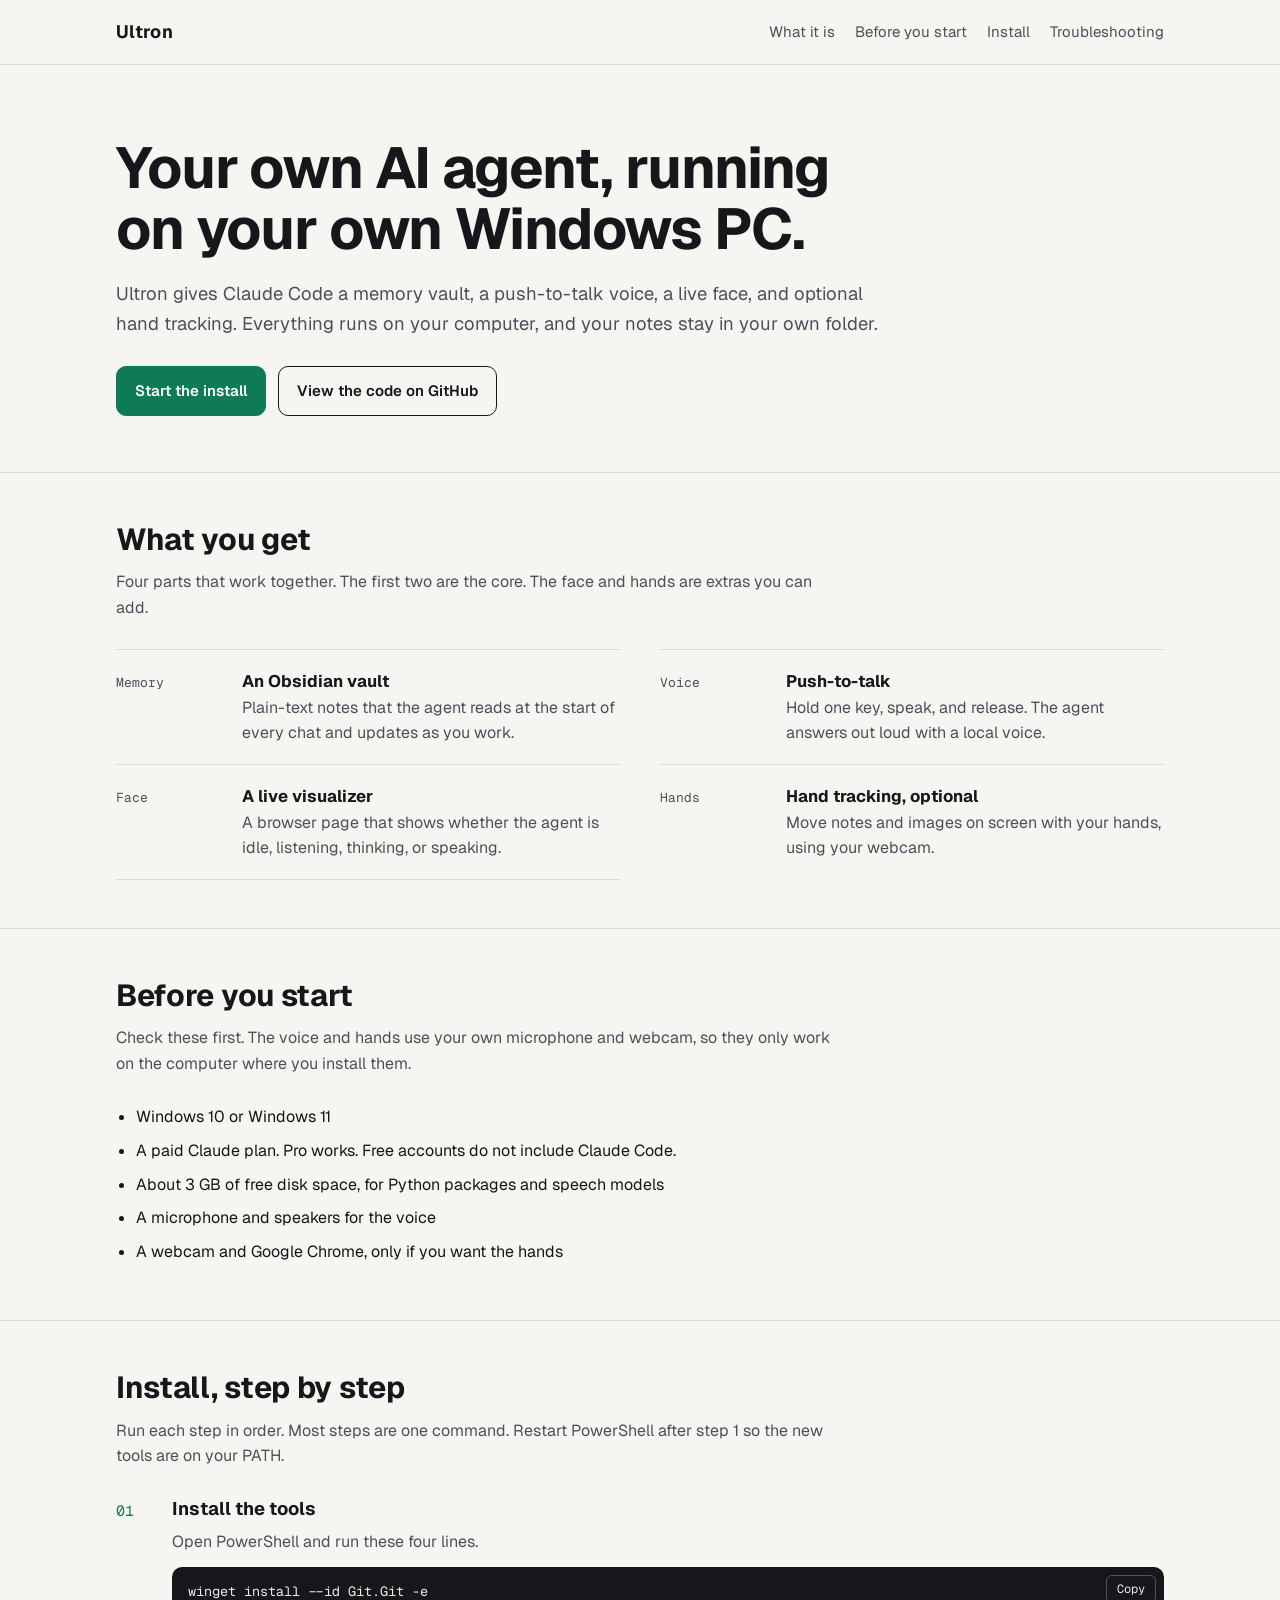
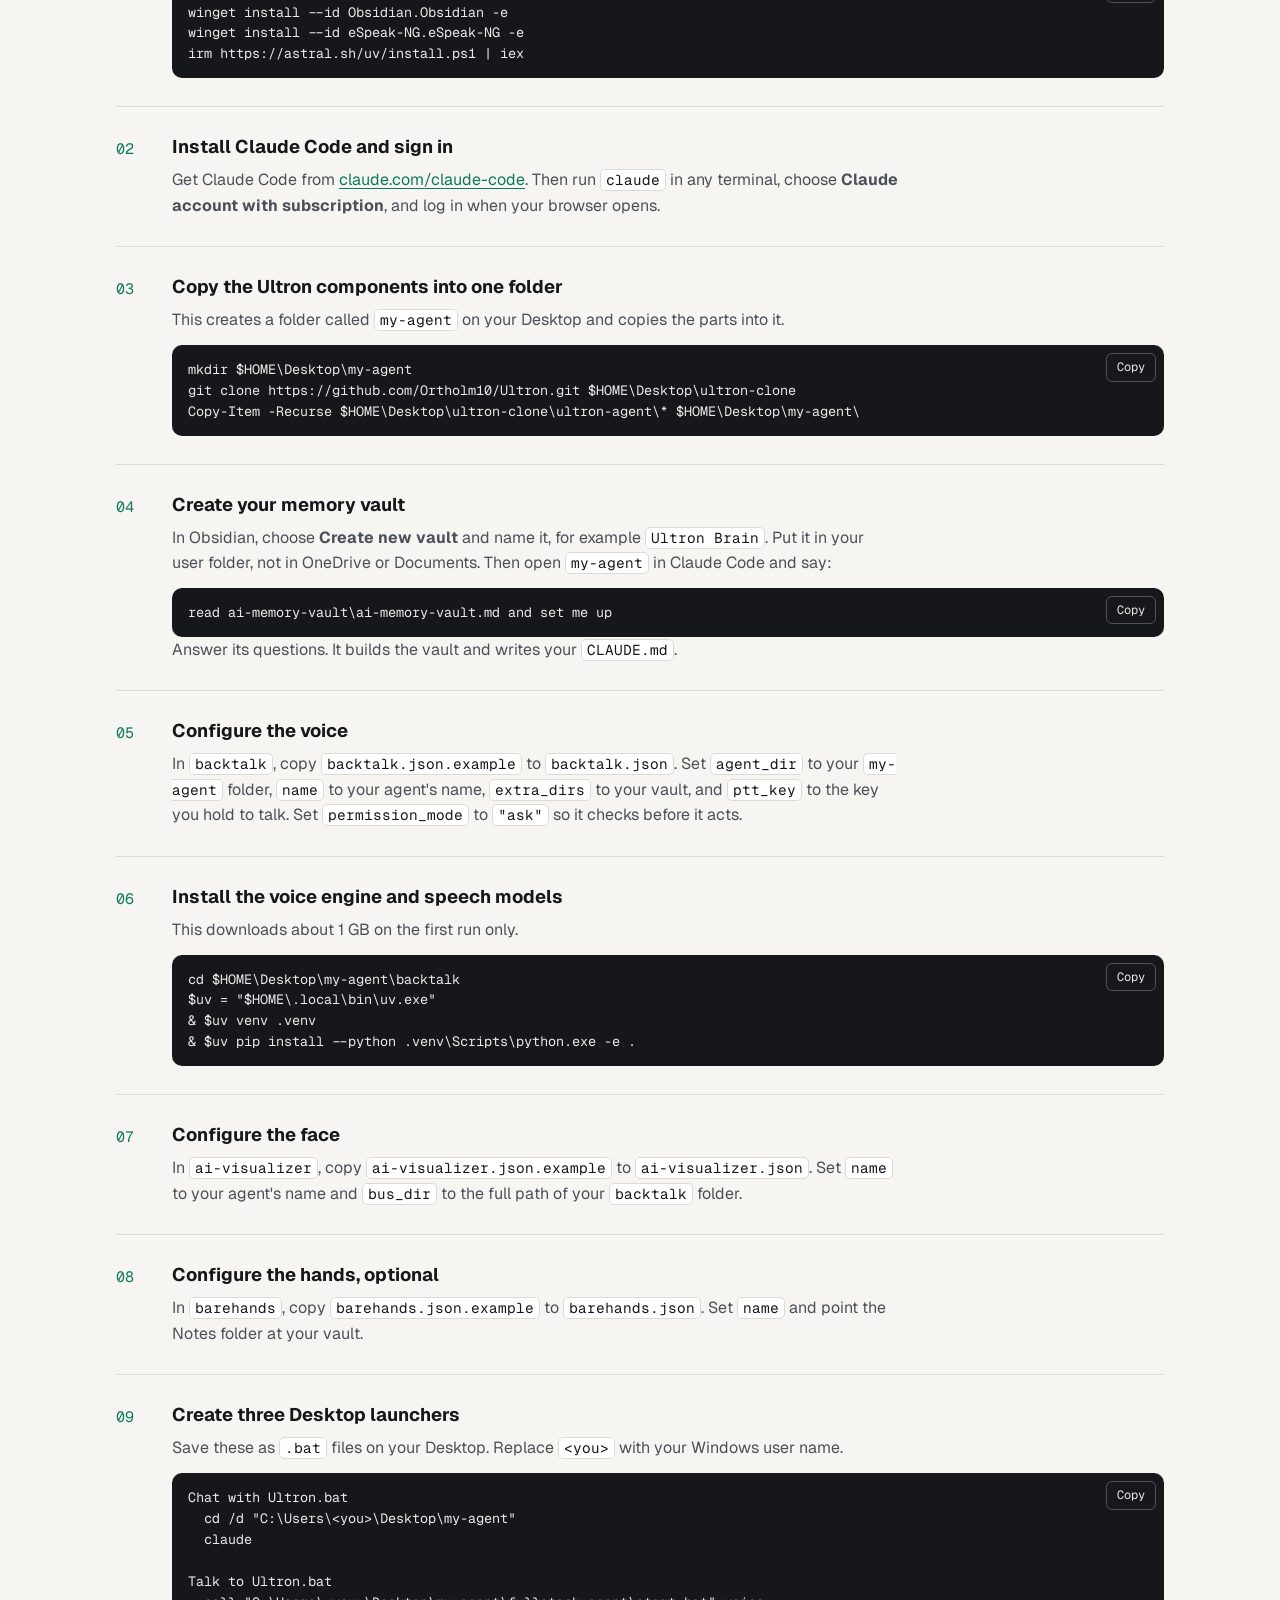
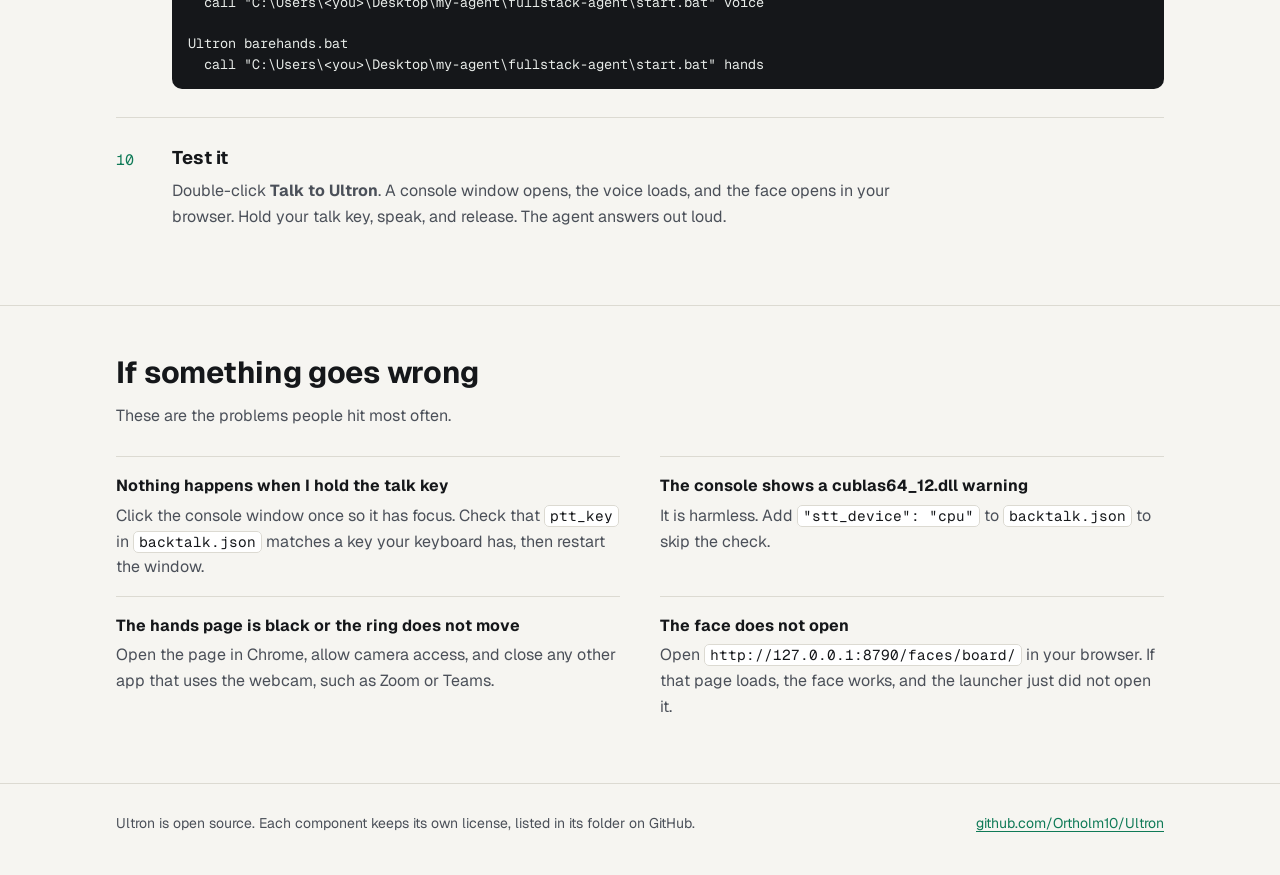
<file: site/install.html>
<!doctype html>
<html lang="en">
<head>
  <meta charset="utf-8">
  <meta name="viewport" content="width=device-width, initial-scale=1">
  <title>Ultron - install your personal AI agent</title>
  <meta name="description" content="Ultron gives Claude Code a memory vault, a voice, a face, and optional hands. Here is how to install it on Windows.">
  <link rel="preconnect" href="https://fonts.googleapis.com">
  <link rel="preconnect" href="https://fonts.gstatic.com" crossorigin>
  <link href="https://fonts.googleapis.com/css2?family=Geist:wght@400;500;600;700&family=Geist+Mono:wght@400;500&display=swap" rel="stylesheet">
  <style>
    :root {
      --bg: #f6f5f1;
      --surface: #ffffff;
      --ink: #15171a;
      --ink-soft: #4b5059;
      --rule: #dcdad2;
      --accent: #0f7a57;
      --accent-ink: #ffffff;
      --code-bg: #15171a;
      --code-ink: #e8ece9;
      --radius: 10px;
      --gutter: 16px;
      --measure: 66ch;
    }
    @media (prefers-color-scheme: dark) {
      :root:not([data-theme="light"]) {
        --bg: #101214;
        --surface: #16191c;
        --ink: #ecefec;
        --ink-soft: #a4aba6;
        --rule: #2a2f2c;
        --accent: #3fd49a;
        --accent-ink: #0b0d0c;
        --code-bg: #0b0d0c;
        --code-ink: #d9f3e6;
      }
    }
    :root[data-theme="dark"] {
      --bg: #101214;
      --surface: #16191c;
      --ink: #ecefec;
      --ink-soft: #a4aba6;
      --rule: #2a2f2c;
      --accent: #3fd49a;
      --accent-ink: #0b0d0c;
      --code-bg: #0b0d0c;
      --code-ink: #d9f3e6;
    }

    * { box-sizing: border-box; }
    html { -webkit-text-size-adjust: 100%; }
    body {
      margin: 0;
      background: var(--bg);
      color: var(--ink);
      font-family: "Geist", system-ui, -apple-system, "Segoe UI", sans-serif;
      font-size: 16px;
      line-height: 1.6;
      overflow-x: hidden;
    }
    a { color: var(--accent); text-underline-offset: 3px; }
    a:focus-visible, button:focus-visible {
      outline: 2px solid var(--accent);
      outline-offset: 3px;
      border-radius: 4px;
    }
    .wrap {
      max-width: 1080px;
      margin: 0 auto;
      padding: 0 var(--gutter);
    }

    /* Header */
    .top { border-bottom: 1px solid var(--rule); }
    .top .wrap {
      display: flex;
      align-items: center;
      justify-content: space-between;
      gap: 16px;
      min-height: 64px;
      flex-wrap: wrap;
      padding-top: 12px;
      padding-bottom: 12px;
    }
    .mark {
      font-weight: 700;
      letter-spacing: 0.02em;
      font-size: 18px;
      color: var(--ink);
      text-decoration: none;
    }
    .nav { display: flex; gap: 20px; flex-wrap: wrap; font-size: 15px; }
    .nav a { color: var(--ink-soft); text-decoration: none; }
    .nav a:hover { color: var(--ink); }

    /* Hero */
    .hero { padding: 72px 0 56px; }
    h1 {
      font-size: clamp(2.1rem, 5.4vw, 3.6rem);
      line-height: 1.06;
      letter-spacing: -0.02em;
      font-weight: 700;
      margin: 0 0 20px;
      max-width: 18ch;
    }
    .lede {
      font-size: 1.15rem;
      color: var(--ink-soft);
      max-width: var(--measure);
      margin: 0 0 28px;
    }
    .actions { display: flex; gap: 12px; flex-wrap: wrap; }
    .btn {
      display: inline-block;
      padding: 12px 18px;
      border-radius: var(--radius);
      font-weight: 600;
      text-decoration: none;
      font-size: 15px;
      border: 1px solid var(--ink);
      color: var(--ink);
    }
    .btn.primary {
      background: var(--accent);
      border-color: var(--accent);
      color: var(--accent-ink);
    }
    .btn:hover { opacity: 0.9; }

    /* Sections */
    section { padding: 48px 0; border-top: 1px solid var(--rule); }
    h2 {
      font-size: clamp(1.45rem, 3vw, 1.9rem);
      letter-spacing: -0.01em;
      margin: 0 0 12px;
      line-height: 1.2;
    }
    .sub { color: var(--ink-soft); max-width: var(--measure); margin: 0 0 28px; }

    /* Components list (not cards) */
    .parts { list-style: none; margin: 0; padding: 0; display: grid; grid-template-columns: 1fr; }
    .parts li {
      display: grid;
      grid-template-columns: 1fr;
      gap: 4px;
      padding: 18px 0;
      border-top: 1px solid var(--rule);
    }
    .parts li:last-child { border-bottom: 1px solid var(--rule); }
    .parts strong { font-size: 1.05rem; }
    .parts span { color: var(--ink-soft); }
    .tag {
      font-family: "Geist Mono", ui-monospace, monospace;
      font-size: 13px;
      color: var(--accent);
    }

    /* Requirements */
    .reqs { margin: 0; padding-left: 20px; }
    .reqs li { margin-bottom: 8px; }

    /* Steps */
    .steps { list-style: none; margin: 0; padding: 0; }
    .step {
      display: grid;
      grid-template-columns: 40px 1fr;
      gap: 0 16px;
      padding: 28px 0;
      border-top: 1px solid var(--rule);
    }
    .step:first-child { border-top: 0; padding-top: 0; }
    .num {
      font-family: "Geist Mono", ui-monospace, monospace;
      font-size: 15px;
      color: var(--accent);
      padding-top: 2px;
    }
    .step h3 { font-size: 1.15rem; margin: 0 0 8px; line-height: 1.3; }
    .step p { margin: 0 0 12px; color: var(--ink-soft); max-width: var(--measure); }
    .step p:last-child { margin-bottom: 0; }

    pre {
      position: relative;
      background: var(--code-bg);
      color: var(--code-ink);
      border-radius: var(--radius);
      padding: 14px 16px;
      margin: 12px 0 0;
      overflow-x: auto;
      font-family: "Geist Mono", ui-monospace, Consolas, monospace;
      font-size: 13.5px;
      line-height: 1.55;
    }
    pre code { font-family: inherit; white-space: pre; }
    .copy {
      position: absolute;
      top: 8px;
      right: 8px;
      font: inherit;
      font-size: 12px;
      padding: 4px 10px;
      border-radius: 6px;
      border: 1px solid rgba(255,255,255,0.25);
      background: transparent;
      color: var(--code-ink);
      cursor: pointer;
    }
    .copy:hover { border-color: var(--accent); color: var(--accent); }

    code.inline {
      font-family: "Geist Mono", ui-monospace, monospace;
      font-size: 0.9em;
      background: var(--surface);
      border: 1px solid var(--rule);
      border-radius: 5px;
      padding: 1px 5px;
      color: var(--ink);
    }

    .fix { display: grid; gap: 0; }
    .fix div { padding: 16px 0; border-top: 1px solid var(--rule); }
    .fix div:last-child { border-bottom: 1px solid var(--rule); }
    .fix strong { display: block; margin-bottom: 4px; }
    .fix span { color: var(--ink-soft); }

    footer {
      border-top: 1px solid var(--rule);
      padding: 28px 0 40px;
      color: var(--ink-soft);
      font-size: 14px;
    }
    footer .wrap { display: flex; flex-wrap: wrap; gap: 12px 24px; justify-content: space-between; }

    @media (min-width: 720px) {
      .parts { grid-template-columns: 1fr 1fr; column-gap: 40px; }
      .parts li { grid-template-columns: 110px 1fr; align-items: baseline; gap: 16px; }
      .parts li:last-child { border-bottom: 0; }
      .parts li:nth-last-child(2) { border-bottom: 1px solid var(--rule); }
      .fix { grid-template-columns: 1fr 1fr; column-gap: 40px; }
      .fix div:last-child { border-bottom: 0; }
    }
    @media (max-width: 480px) {
      .hero { padding: 48px 0 40px; }
      .btn { width: 100%; text-align: center; }
      .step { grid-template-columns: 1fr; gap: 6px; }
      .num { padding-top: 0; }
    }
    @media (prefers-reduced-motion: no-preference) {
      .btn { transition: opacity 0.2s ease; }
    }
  </style>
</head>
<body>

  <header class="top">
    <div class="wrap">
      <a class="mark" href="#top">Ultron</a>
      <nav class="nav" aria-label="Page sections">
        <a href="#what">What it is</a>
        <a href="#before">Before you start</a>
        <a href="#install">Install</a>
        <a href="#fix">Troubleshooting</a>
      </nav>
    </div>
  </header>

  <main id="top">
    <div class="wrap">
      <div class="hero">
        <h1>Your own AI agent, running on your own Windows PC.</h1>
        <p class="lede">Ultron gives Claude Code a memory vault, a push-to-talk voice, a live face, and optional hand tracking. Everything runs on your computer, and your notes stay in your own folder.</p>
        <div class="actions">
          <a class="btn primary" href="#install">Start the install</a>
          <a class="btn" href="https://github.com/Ortholm10/Ultron">View the code on GitHub</a>
        </div>
      </div>
    </div>

    <section id="what">
      <div class="wrap">
        <h2>What you get</h2>
        <p class="sub">Four parts that work together. The first two are the core. The face and hands are extras you can add.</p>
        <ul class="parts">
          <li>
            <span class="tag">Memory</span>
            <div><strong>An Obsidian vault</strong><br><span>Plain-text notes that the agent reads at the start of every chat and updates as you work.</span></div>
          </li>
          <li>
            <span class="tag">Voice</span>
            <div><strong>Push-to-talk</strong><br><span>Hold one key, speak, and release. The agent answers out loud with a local voice.</span></div>
          </li>
          <li>
            <span class="tag">Face</span>
            <div><strong>A live visualizer</strong><br><span>A browser page that shows whether the agent is idle, listening, thinking, or speaking.</span></div>
          </li>
          <li>
            <span class="tag">Hands</span>
            <div><strong>Hand tracking, optional</strong><br><span>Move notes and images on screen with your hands, using your webcam.</span></div>
          </li>
        </ul>
      </div>
    </section>

    <section id="before">
      <div class="wrap">
        <h2>Before you start</h2>
        <p class="sub">Check these first. The voice and hands use your own microphone and webcam, so they only work on the computer where you install them.</p>
        <ul class="reqs">
          <li>Windows 10 or Windows 11</li>
          <li>A paid Claude plan. Pro works. Free accounts do not include Claude Code.</li>
          <li>About 3 GB of free disk space, for Python packages and speech models</li>
          <li>A microphone and speakers for the voice</li>
          <li>A webcam and Google Chrome, only if you want the hands</li>
        </ul>
      </div>
    </section>

    <section id="install">
      <div class="wrap">
        <h2>Install, step by step</h2>
        <p class="sub">Run each step in order. Most steps are one command. Restart PowerShell after step 1 so the new tools are on your PATH.</p>

        <ol class="steps">
          <li class="step">
            <span class="num">01</span>
            <div>
              <h3>Install the tools</h3>
              <p>Open PowerShell and run these four lines.</p>
              <pre><code>winget install --id Git.Git -e
winget install --id Obsidian.Obsidian -e
winget install --id eSpeak-NG.eSpeak-NG -e
irm https://astral.sh/uv/install.ps1 | iex</code></pre>
            </div>
          </li>
          <li class="step">
            <span class="num">02</span>
            <div>
              <h3>Install Claude Code and sign in</h3>
              <p>Get Claude Code from <a href="https://claude.com/claude-code">claude.com/claude-code</a>. Then run <code class="inline">claude</code> in any terminal, choose <strong>Claude account with subscription</strong>, and log in when your browser opens.</p>
            </div>
          </li>
          <li class="step">
            <span class="num">03</span>
            <div>
              <h3>Copy the Ultron components into one folder</h3>
              <p>This creates a folder called <code class="inline">my-agent</code> on your Desktop and copies the parts into it.</p>
              <pre><code>mkdir $HOME\Desktop\my-agent
git clone https://github.com/Ortholm10/Ultron.git $HOME\Desktop\ultron-clone
Copy-Item -Recurse $HOME\Desktop\ultron-clone\ultron-agent\* $HOME\Desktop\my-agent\</code></pre>
            </div>
          </li>
          <li class="step">
            <span class="num">04</span>
            <div>
              <h3>Create your memory vault</h3>
              <p>In Obsidian, choose <strong>Create new vault</strong> and name it, for example <code class="inline">Ultron Brain</code>. Put it in your user folder, not in OneDrive or Documents. Then open <code class="inline">my-agent</code> in Claude Code and say:</p>
              <pre><code>read ai-memory-vault\ai-memory-vault.md and set me up</code></pre>
              <p>Answer its questions. It builds the vault and writes your <code class="inline">CLAUDE.md</code>.</p>
            </div>
          </li>
          <li class="step">
            <span class="num">05</span>
            <div>
              <h3>Configure the voice</h3>
              <p>In <code class="inline">backtalk</code>, copy <code class="inline">backtalk.json.example</code> to <code class="inline">backtalk.json</code>. Set <code class="inline">agent_dir</code> to your <code class="inline">my-agent</code> folder, <code class="inline">name</code> to your agent's name, <code class="inline">extra_dirs</code> to your vault, and <code class="inline">ptt_key</code> to the key you hold to talk. Set <code class="inline">permission_mode</code> to <code class="inline">"ask"</code> so it checks before it acts.</p>
            </div>
          </li>
          <li class="step">
            <span class="num">06</span>
            <div>
              <h3>Install the voice engine and speech models</h3>
              <p>This downloads about 1 GB on the first run only.</p>
              <pre><code>cd $HOME\Desktop\my-agent\backtalk
$uv = "$HOME\.local\bin\uv.exe"
&amp; $uv venv .venv
&amp; $uv pip install --python .venv\Scripts\python.exe -e .</code></pre>
            </div>
          </li>
          <li class="step">
            <span class="num">07</span>
            <div>
              <h3>Configure the face</h3>
              <p>In <code class="inline">ai-visualizer</code>, copy <code class="inline">ai-visualizer.json.example</code> to <code class="inline">ai-visualizer.json</code>. Set <code class="inline">name</code> to your agent's name and <code class="inline">bus_dir</code> to the full path of your <code class="inline">backtalk</code> folder.</p>
            </div>
          </li>
          <li class="step">
            <span class="num">08</span>
            <div>
              <h3>Configure the hands, optional</h3>
              <p>In <code class="inline">barehands</code>, copy <code class="inline">barehands.json.example</code> to <code class="inline">barehands.json</code>. Set <code class="inline">name</code> and point the Notes folder at your vault.</p>
            </div>
          </li>
          <li class="step">
            <span class="num">09</span>
            <div>
              <h3>Create three Desktop launchers</h3>
              <p>Save these as <code class="inline">.bat</code> files on your Desktop. Replace <code class="inline">&lt;you&gt;</code> with your Windows user name.</p>
              <pre><code>Chat with Ultron.bat
  cd /d "C:\Users\&lt;you&gt;\Desktop\my-agent"
  claude

Talk to Ultron.bat
  call "C:\Users\&lt;you&gt;\Desktop\my-agent\fullstack-agent\start.bat" voice

Ultron barehands.bat
  call "C:\Users\&lt;you&gt;\Desktop\my-agent\fullstack-agent\start.bat" hands</code></pre>
            </div>
          </li>
          <li class="step">
            <span class="num">10</span>
            <div>
              <h3>Test it</h3>
              <p>Double-click <strong>Talk to Ultron</strong>. A console window opens, the voice loads, and the face opens in your browser. Hold your talk key, speak, and release. The agent answers out loud.</p>
            </div>
          </li>
        </ol>
      </div>
    </section>

    <section id="fix">
      <div class="wrap">
        <h2>If something goes wrong</h2>
        <p class="sub">These are the problems people hit most often.</p>
        <div class="fix">
          <div>
            <strong>Nothing happens when I hold the talk key</strong>
            <span>Click the console window once so it has focus. Check that <code class="inline">ptt_key</code> in <code class="inline">backtalk.json</code> matches a key your keyboard has, then restart the window.</span>
          </div>
          <div>
            <strong>The console shows a cublas64_12.dll warning</strong>
            <span>It is harmless. Add <code class="inline">"stt_device": "cpu"</code> to <code class="inline">backtalk.json</code> to skip the check.</span>
          </div>
          <div>
            <strong>The hands page is black or the ring does not move</strong>
            <span>Open the page in Chrome, allow camera access, and close any other app that uses the webcam, such as Zoom or Teams.</span>
          </div>
          <div>
            <strong>The face does not open</strong>
            <span>Open <code class="inline">http://127.0.0.1:8790/faces/board/</code> in your browser. If that page loads, the face works, and the launcher just did not open it.</span>
          </div>
        </div>
      </div>
    </section>
  </main>

  <footer>
    <div class="wrap">
      <span>Ultron is open source. Each component keeps its own license, listed in its folder on GitHub.</span>
      <a href="https://github.com/Ortholm10/Ultron">github.com/Ortholm10/Ultron</a>
    </div>
  </footer>

  <script>
    document.querySelectorAll("pre").forEach(function (block) {
      var button = document.createElement("button");
      button.className = "copy";
      button.type = "button";
      button.textContent = "Copy";
      button.addEventListener("click", function () {
        var text = block.querySelector("code").innerText;
        try {
          navigator.clipboard.writeText(text).then(function () {
            button.textContent = "Copied";
            setTimeout(function () { button.textContent = "Copy"; }, 1500);
          }, function () {
            button.textContent = "Select and copy";
          });
        } catch (err) {
          button.textContent = "Select and copy";
        }
      });
      block.appendChild(button);
    });
  </script>
</body>
</html>
</file>
